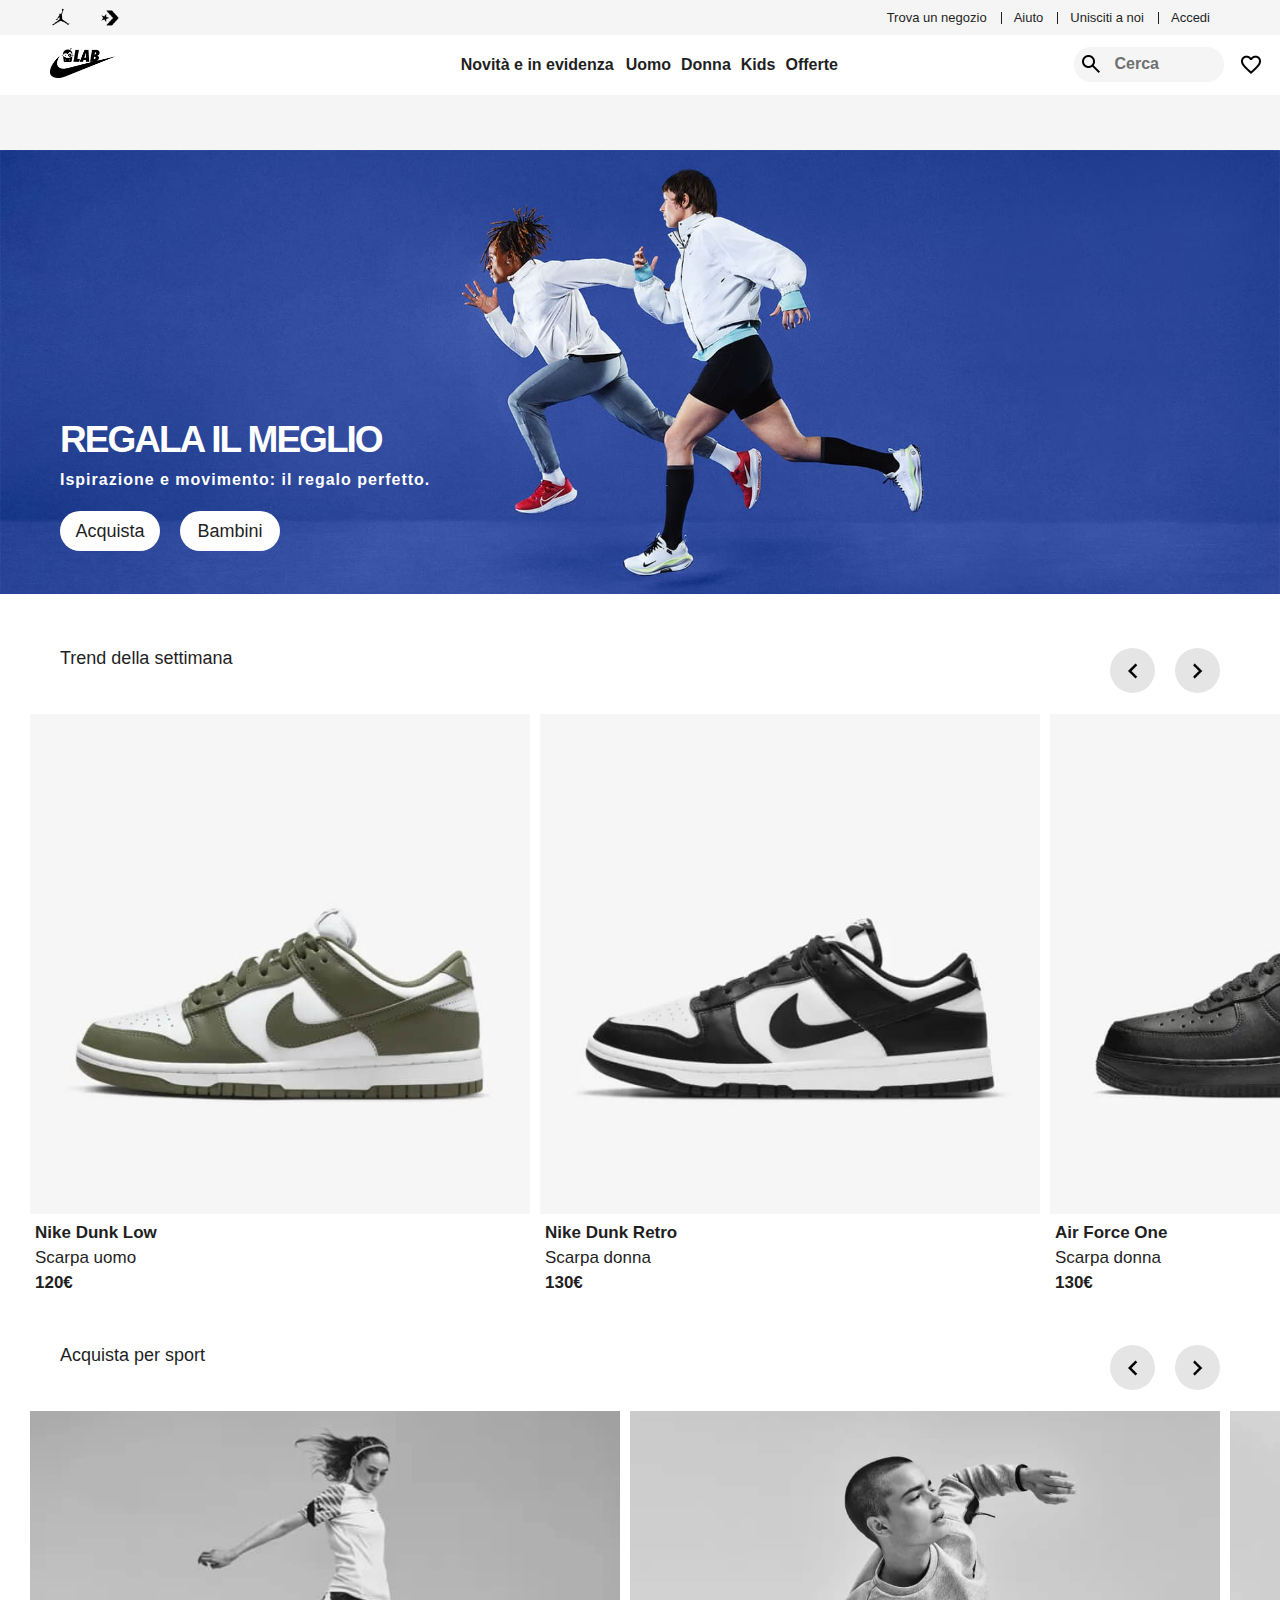
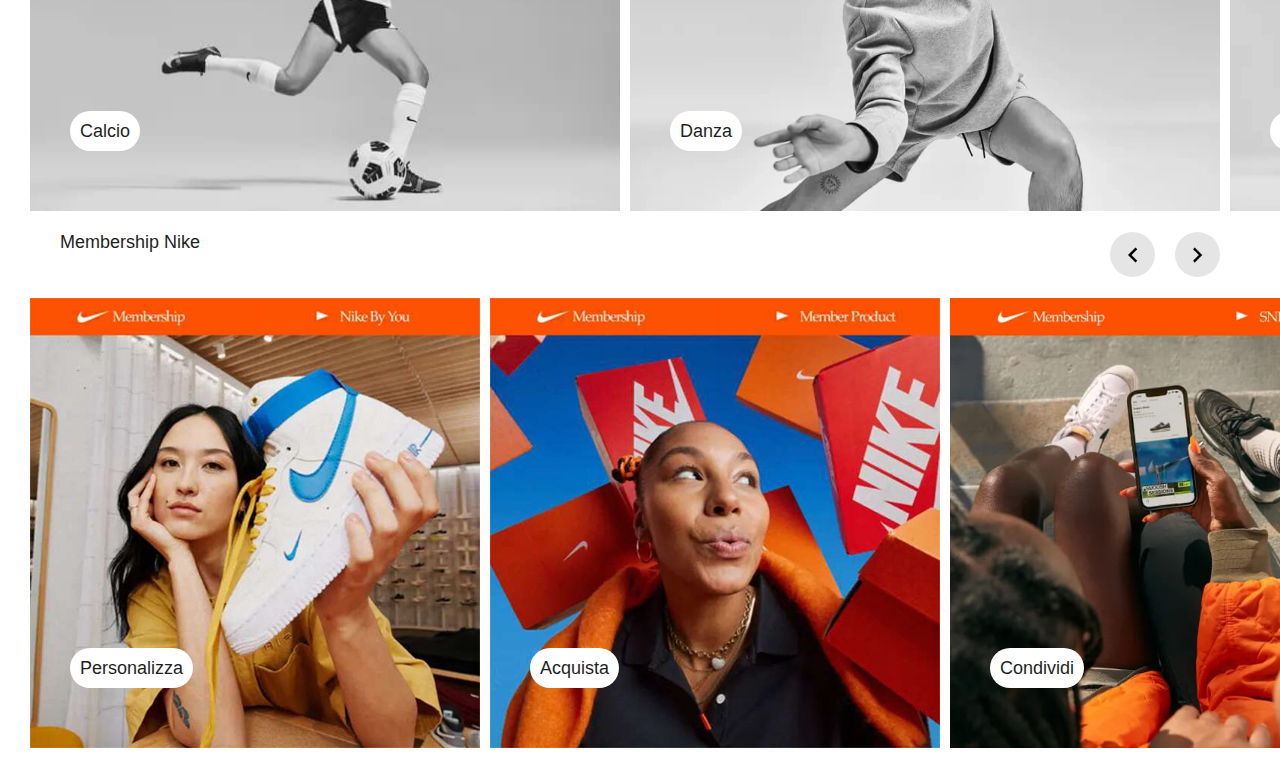
<file: index.html>
<!DOCTYPE html>
<html lang="en">
<head>
    <meta charset="UTF-8">
    <meta name="viewport" content="width=device-width, initial-scale=1.0">
    <title>LABair. Just do think. LABair IT</title>
    <link rel="icon" href="assets/icons/logo_icona.png" sizes="16x16"> 
    <link rel="stylesheet" href="css/style.css">
    <script src="js/main.js" defer></script>
</head>
<body>
    <header> 
        <div class="container1">
            <div class="secondo-div-container1">
                <li class="icone-container1">
                    <img src="assets/icons/jordan.png" id="iconajordan">
                </li>
                <li>
                    <img src="assets/icons/converse.png" id="iconaconverse">
                </li>
            </div>
            <nav class="nav-del-menu-alto-dx">
                <ul>
                    <li>
                        <p id="testo-menu-container1">Trova un negozio</p>
                    </li>
                    <li>
                        <div class="lineaverticale"></div>
                    </li>
                    <li>
                        <p id="testo-menu-container1">Aiuto</p>
                        <ul>
                            <li><p>Aiuto</p></li>
                            <li><p>Stato ordine</p></li>
                            <li><p>Spedizione e consegna</p></li>
                            <li><p>Restituzioni</p></li>
                            <li><p>Tabelle delle taglie e delle misure</p></li>
                            <li><p>Contattaci</p></li>
                            <li><p>Informativa sulla privacy</p></li>
                            <li><p>Condizioni di vendita</p></li>
                            <li><p>Condizioni d'uso</p></li>
                            <li><p>Invia feedback</p></li>
                        </ul>
                    </li>
                    <li>
                        <div class="lineaverticale"></div>
                    </li>
                    <li>
                        <p id="testo-menu-container1">Unisciti a noi</p>
                    </li>
                    <li>
                        <div class="lineaverticale"></div>
                    </li>
                    <li>
                    <p id="testo-menu-container1">Accedi</p>
                    </li>
                </ul>
            </nav>
        </div>
        <div class="container2">
            <div class="container-logo-nike">
                <img src="assets/icons/logo.png" id="logonike-principale">
            </div>
            <nav class="nav-menu-container-2">
                <ul class="ul-menu-2">
                    <li id="menu-orizzontale-2" class="asd"><p>Novità e in evidenza</p>
                        <div id="div-1-menu-orizzontale-2">
                            <div id="div-2-menu-orizzontale-2">
                                <ul id="primo-ul-di-menu-orizzontale">
                                    <li>In evidenza</li>
                                    <li><p>Tutti i nuovi arrivi</p></li>
                                    <li><p>Best seller</p></li>
                                    <li><p>Member Shop</p></li>
                                    <li><p>Calendario dei lanci SNKRS</p></li>
                                    <li><p>Shop Air</p></li>
                                    <li><p>Summer of sport</p></li>
                                    <li><p>I must-have per il rientro a scuola</p></li> 
                                </ul>
                                <ul>
                                    <li>le icone</li>
                                    <li><p>Air Force 1</p></li>
                                    <li><p>Air Jordan 1</p></li>
                                    <li><p>Air Max</p></li>
                                    <li><p>Dunk</p></li>
                                    <li><p>Blazer</p></li>
                                    <li><p>Pegasus</p></li>
                                    <li><p>Mercurial</p></li>
                                </ul>
                                <ul>
                                    <li>Scopri lo sport</li>
                                    <li><p>Calcio</p></li>
                                    <li><p>Running</p></li>
                                    <li><p>Basket</p></li>
                                    <li><p>Fitness</p></li>
                                    <li><p>Golf</p></li>
                                    <li><p>Tennis</p></li>
                                    <li><p>Yoga</p></li>
                                    <li><p>Danza</p></li>
                                    <li><p>Skateboard</p></li>
                                </ul>
                                <ul>
                                    <li>Di tendenza</li>
                                    <li><p>Air Max Home</p></li>
                                    <li><p>Sneakers Y2K</p></li>
                                    <li><p>Nike Style By</p></li>
                                    <li><p>Teenager</p></li>
                                    <li><p>EasyOn</p></li>
                                    <li><p>Idee regalo Nike</p></li>
                                    <li><p>Sostenibilità</p></li>
                                </ul>
                            </div>
                        </div>
                    </li>
                    <li class="asd"><p>Uomo</p></li>
                    <li class="asd"><p>Donna</p></li>
                    <li class="asd"><p>Kids</p></li>
                    <li class="asd"><p>Offerte</p></li>
                </ul> 
            </nav>
            <div class="div-menu-searchbar-2"> 
               <div id="searchbar-container">
                    <div id="searchbar">
                        <p>Cerca</p>
                        <div id="div-icona-cerca">
                            <img src="assets/icons/search.png" id="icona-cerca">
                        </div>
                    </div>
                </div>
                <div id="div-icona-preferiti">
                    <img src="assets/icons/preferiti.png" id="icona-preferiti">
                </div>
                <div id="div-icona-carrello">
                    <img src="assets/icons/bag.png" id="icona-carrello">
                </div>
            </div>
        </div>
        <div class="container3"> 
            <!--da fare la scritta dinamica-->
        </div>
    </header>
    <section id="hero-banner"> 
        <div id="container-titolo">
            <h1 id="titolo">REGALA IL MEGLIO</h1>
            <h4 id="sottotitolo">Ispirazione e movimento: il regalo perfetto.</h4>

            <div id="contenitore-bottoni">
                <div id="bottoneAcquista">
                        <p>Acquista</p>
                </div>
                <div id="bottoneBambini">
                        <p>Bambini</p>
                </div>
            </div>
        </div>
        <img src="assets/Immagini/img_home_page/hero-banner.jpg" id="img-hero-banner" alt="due ragazzi che corrono, lo sfondo è blu">
    </section>
    <section>
        <div class="container-button-next-prev">
            <button class="next" id="next1"><img class="img-next" src="assets/icons/next.png" width="30" height="30"></button>
            <button class="prev" id="prev1"><img class="img-prev" src="assets/icons/prev.png" width="30" height="30"></button>
        </div>
        <p>Trend della settimana</p>
        <div class="scroll-container">
            <ul id="ul-scroll-laterale1">        
                <li>
                    <a href="pages/product_1.html">
                        <img src="assets/Immagini/img_home_page/scarpa_1.jpg" id="img1" alt="dunk verde" width="500" height="500">
                    </a>
                    <a href="pages/product_1.html">
                        <h4><b>Nike Dunk Low</b></h4>
                    </a>
                    <p>Scarpa uomo</p>
                    <p><b>120€</b></p>
                </li>
                <li>
                    <a href="pages/product_2.html">
                        <img src="assets/Immagini/img_home_page/scarpa_7.jpg" id="img7" alt="dunk bianca nera" width="500" height="500">
                    </a>
                    <a href="pages/product_2.html">
                        <h4>Nike Dunk Retro</h4>
                    </a>
                    <p>Scarpa donna</p>
                    <p><b>130€</b></p>
                </li>
                <li>
                    <img src="assets/Immagini/img_home_page/scarpa_2.jpg" id="img2" alt="air force nera" width="500" height="500">
                    <h4>Air Force One</h4>
                    <p>Scarpa donna</p>
                    <p><b>130€</b></p>
                </li>
                <li>
                    <img src="assets/Immagini/img_home_page/scarpa_3.jpg" id="img3" alt="dunk grigia" width="500" height="500">
                    <h4>Nike Dunk</h4>
                    <p>Scarpa uomo</p>
                    <p><b>120€</b></p>
                </li>
                <li>
                    <img src="assets/Immagini/img_home_page/scarpa_4.jpg" id="img4" alt="air force bianca" width="500" height="500">
                    <h4>Air Force One</h4>
                    <p>Scarpa donna</p>
                    <p><b>130€</b></p>
                </li>
                <li>
                    <img src="assets/Immagini/img_home_page/scarpa_5.jpg" id="img5" alt="air jordan nera" width="500" height="500">
                    <h4>Air Jordan</h4>
                    <p>Scarpa uomo</p>
                    <p><b>119€</b></p>
                </li>
                <li>
                    <img src="assets/Immagini/img_home_page/scarpa_6.jpg" id="img6" alt="air max nera" width="500" height="500">
                    <h4>Nike Air Max Plus</h4>
                    <p>Scarpa donna</p>
                    <p><b>139€</b></p>
                </li>
                <li>
                    <img src="assets/Immagini/img_home_page/scarpa_8.jpg" id="img8" alt="dunk bianca argento" width="500" height="500">
                    <h4>Nike Dunk SE</h4>
                    <p>Scarpa donna</p>
                    <p><b>150€</b></p>
                </li>
            </ul>
        </div>
    </section>
    <section> 
        <div class="container-button-next-prev">
            <button class="next" id="next2"><img class="img-next" src="assets/icons/next.png" width="30" height="30"></button>
            <button class="prev" id="prev2"><img class="img-prev" src="assets/icons/prev.png" width="30" height="30"></button>
        </div>
        <p>Acquista per sport</p>
        <div class="scroll-container">
            <ul id="ul-scroll-laterale2">
                <li>
                    <div class="divBottoniScroll"><button class="buttonScroll" width="90" height="30">Calcio</button></div>
                    <img src="assets/Immagini/img_home_page/sport_1.jpg" alt="ragazza che tira la palla da calcio" width="590" height="400">
                </li>
                <li>
                    <div class="divBottoniScroll"><button class="buttonScroll" width="90" height="30">Danza</button></div>
                    <img src="assets/Immagini/img_home_page/sport_2.jpg" alt="ragazzo che balla" width="590" height="400">
                </li>
                <li>
                    <div class="divBottoniScroll"><button class="buttonScroll" width="90" height="30">Basket</button></div>
                    <img src="assets/Immagini/img_home_page/sport_3.jpg" alt="ragazza che gioca a basket" width="590" height="400">
                </li>
                <li>
                    <div class="divBottoniScroll"><button class="buttonScroll" width="90" height="30">Tennis</button></div>
                    <img src="assets/Immagini/img_home_page/sport_4.jpg" alt="ragazzo con la racchetta da tennis" width="590" height="400">
                </li>
                <li>
                    <div class="divBottoniScroll"><button class="buttonScroll" width="90" height="30">Fitness</button></div>
                    <img src="assets/Immagini/img_home_page/sport_5.jpg" alt="donna pratica del fitness" width="590" height="400">
                </li>
                <li>
                    <div class="divBottoniScroll"><button class="buttonScroll" width="90" height="30">Atletica</button></div>
                    <img src="assets/Immagini/img_home_page/sport_6.jpg" alt="ragazzo che corre" width="590" height="400">
                </li>
            </ul>
        </div>
    </section>
    <section>
        <div class="container-button-next-prev">
            <button class="next" id="next3"><img class="img-next" src="assets/icons/next.png" width="30" height="30"></button>
            <button class="prev" id="prev3"><img class="img-prev" src="assets/icons/prev.png" width="30" height="30"></button>
        </div>
        <p>Membership Nike</p>
        <div class="scroll-container">
            <ul id="ul-scroll-laterale3">
                <li>
                    <div class="divBottoniScroll"><button class="buttonScroll" width="90" height="30">Personalizza</button></div>
                    <img src="assets/Immagini/img_home_page/banner_1.jpg" alt="ragazza che tiene in mano una sneackers" width="450" height="450">
                </li>
                <li>
                    <div class="divBottoniScroll"><button class="buttonScroll" width="90" height="30">Acquista</button></div>
                    <img src="assets/Immagini/img_home_page/banner_2.jpg" alt="ragazza circondata da scatole di scarpe" width="450" height="450">
                </li>
                <li>
                    <div class="divBottoniScroll"><button class="buttonScroll" width="90" height="30">Condividi</button></div>
                    <img src="assets/Immagini/img_home_page/banner_3.jpg" alt="ragazzi che visualizzano il sito nike.com dallo smartphone" width="450" height="450">
                </li>
                <li>
                    <div class="divBottoniScroll"><button class="buttonScroll" width="90" height="30">Festeggiamo</button></div>
                    <img src="assets/Immagini/img_home_page/banner_5.jpg" alt="una coppia con lo smartphone in primo piano" width="450" height="450">
                </li>
                <li>
                    <div class="divBottoniScroll"><button class="buttonScroll" width="90" height="30">Inizia a muoverti</button></div>
                    <img src="assets/Immagini/img_home_page/banner_6.jpg" alt="due ragazze sportive che si abbracciano" width="450" height="450">
                </li>
            </ul>
        </div>
    </section>
</body>
</html>
</file>
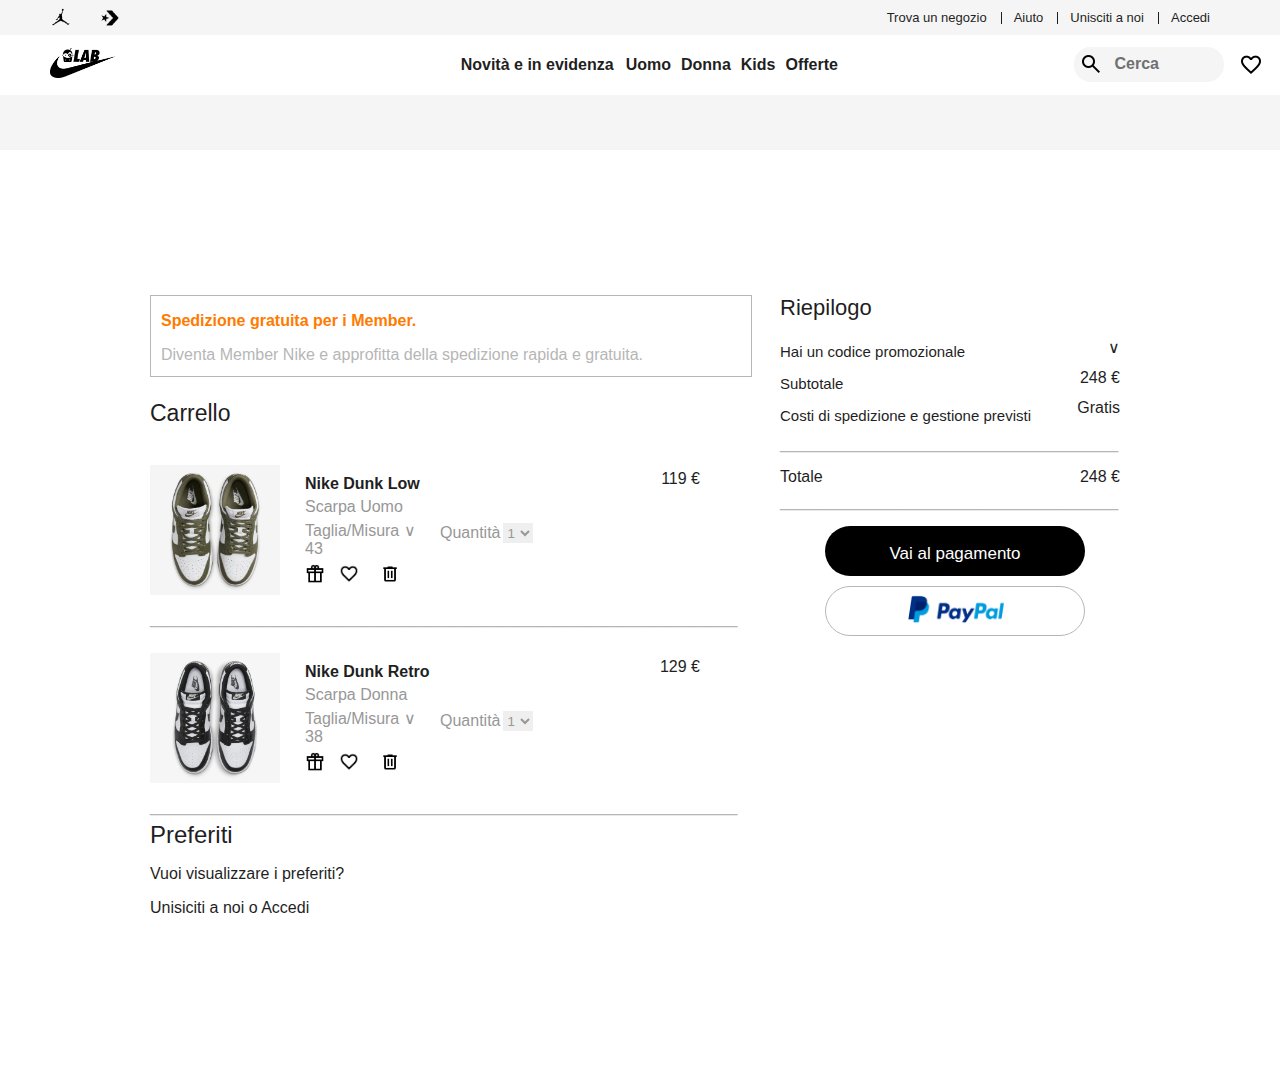
<file: pages/cart.html>
<!DOCTYPE html>
<html lang="en">
<head>
    <meta charset="UTF-8">
    <meta name="viewport" content="width=device-width, initial-scale=1.0">
    <title>Nike Dunk Low</title> <!--PAGINA 1 SCARPE VERDI-->
    <link rel="icon" href="../assets/icons/logo_icona.png" sizes="16x16">
    <link rel="stylesheet" href="../css/style_cart.css">
    <script src="../js/cart.js" defer></script>
</head>
<body>
    <header>
        <div class="container1">
            <div class="secondo-div-container1">
                <li class="icone-container1">
                    <img src="../assets/icons/jordan.png" id="iconajordan">
                </li>
                <li>
                    <img src="../assets/icons/converse.png" id="iconaconverse">
                </li>
            </div>
            <nav class="nav-del-menu-alto-dx">
                <ul>
                    <li>
                        <p id="testo-menu-container1">Trova un negozio</p>
                    </li>
                    <li>
                        <div class="lineaverticale"></div>
                    </li>
                    <li>
                        <p id="testo-menu-container1">Aiuto</p>
                        <ul>
                            <li>
                                <p>Aiuto</p>
                            </li>
                            <li>
                                <p>Stato ordine</p>
                            </li>
                            <li>
                                <p>Spedizione e consegna</p>
                            </li>
                            <li>
                                <p>Restituzioni</p>
                            </li>
                            <li>
                                <p>Tabelle delle taglie e delle misure</p>
                            </li>
                            <li>
                                <p>Contattaci</p>
                            </li>
                            <li>
                                <p>Informativa sulla privacy</p>
                            </li>
                            <li>
                                <p>Condizioni di vendita</p>
                            </li>
                            <li>
                                <p>Condizioni d'uso</p>
                            </li>
                            <li>
                                <p>Invia feedback</p>
                            </li>
                        </ul>
                    </li>
                    <li>
                        <div class="lineaverticale"></div>
                    </li>
                    <li>
                        <p id="testo-menu-container1">Unisciti a noi</p>
                    </li>
                    <li>
                        <div class="lineaverticale"></div>
                    </li>
                    <li>
                        <p id="testo-menu-container1">Accedi</p>
                    </li>
                </ul>
            </nav>
        </div>
        <div class="container2">
            <div class="container-logo-nike">
                <a href="../index.html"><img src="../assets/icons/logo.png" id="logonike-principale"></a>
            </div>
            <nav class="nav-menu-container-2">
                <ul class="ul-menu-2">
                    <li id="menu-orizzontale-2" class="asd">
                        <p>Novità e in evidenza</p>
                        <div id="div-1-menu-orizzontale-2">
                            <div id="div-2-menu-orizzontale-2">
                                <ul id="primo-ul-di-menu-orizzontale">
                                    <li>In evidenza</li>
                                    <li>
                                        <p>Tutti i nuovi arrivi</p>
                                    </li>
                                    <li>
                                        <p>Best seller</p>
                                    </li>
                                    <li>
                                        <p>Member Shop</p>
                                    </li>
                                    <li>
                                        <p>Calendario dei lanci SNKRS</p>
                                    </li>
                                    <li>
                                        <p>Shop Air</p>
                                    </li>
                                    <li>
                                        <p>Summer of sport</p>
                                    </li>
                                    <li>
                                        <p>I must-have per il rientro a scuola</p>
                                    </li>
                                </ul>
                                <ul>
                                    <li>le icone</li>
                                    <li>
                                        <p>Air Force 1</p>
                                    </li>
                                    <li>
                                        <p>Air Jordan 1</p>
                                    </li>
                                    <li>
                                        <p>Air Max</p>
                                    </li>
                                    <li>
                                        <p>Dunk</p>
                                    </li>
                                    <li>
                                        <p>Blazer</p>
                                    </li>
                                    <li>
                                        <p>Pegasus</p>
                                    </li>
                                    <li>
                                        <p>Mercurial</p>
                                    </li>
                                </ul>
                                <ul>
                                    <li>Scopri lo sport</li>
                                    <li>
                                        <p>Calcio</p>
                                    </li>
                                    <li>
                                        <p>Running</p>
                                    </li>
                                    <li>
                                        <p>Basket</p>
                                    </li>
                                    <li>
                                        <p>Fitness</p>
                                    </li>
                                    <li>
                                        <p>Golf</p>
                                    </li>
                                    <li>
                                        <p>Tennis</p>
                                    </li>
                                    <li>
                                        <p>Yoga</p>
                                    </li>
                                    <li>
                                        <p>Danza</p>
                                    </li>
                                    <li>
                                        <p>Skateboard</p>
                                    </li>
                                </ul>
                                <ul>
                                    <li>Di tendenza</li>
                                    <li>
                                        <p>Air Max Home</p>
                                    </li>
                                    <li>
                                        <p>Sneakers Y2K</p>
                                    </li>
                                    <li>
                                        <p>Nike Style By</p>
                                    </li>
                                    <li>
                                        <p>Teenager</p>
                                    </li>
                                    <li>
                                        <p>EasyOn</p>
                                    </li>
                                    <li>
                                        <p>Idee regalo Nike</p>
                                    </li>
                                    <li>
                                        <p>Sostenibilità</p>
                                    </li>
                                </ul>
                            </div>
                        </div>
                    </li>
                    <li class="asd">
                        <p>Uomo</p>
                    </li>
                    <li class="asd">
                        <p>Donna</p>
                    </li>
                    <li class="asd">
                        <p>Kids</p>
                    </li>
                    <li class="asd">
                        <p>Offerte</p>
                    </li>
                </ul>
            </nav>
            <div class="div-menu-searchbar-2">
                <div id="searchbar-container">
                    <div id="searchbar">
                        <p>Cerca</p>
                        <div id="div-icona-cerca">
                            <img src="../assets/icons/search.png" id="icona-cerca">
                        </div>
                    </div>
                </div>
                <div id="div-icona-preferiti">
                    <img src="../assets/icons/preferiti.png" id="icona-preferiti">
                </div>
                <div id="div-icona-carrello">
                    <img src="../assets/icons/bag.png" id="icona-carrello">
                </div>
            </div>
        </div>
        <div class="container3">
            <!--da fare la scritta dinamica-->
        </div>
    </header>
    <section id="container">
            <div id="container-vh-pagina">
                <div id="div-container-sinistra">
                    <div id="quadro-spedizione">
                        <p id="titolo-arancione"><b>Spedizione gratuita per i Member.</b></p>
                        <p id="sottotitolo-quadro-arancione">Diventa Member Nike e approfitta della spedizione rapida e gratuita.</p>
                    </div>
                    <div id="lista-prodotti">
                        <p id="titolo">Carrello</p>
                        <div id="primo-prodotto">
                            <img src="../assets/Immagini/img_scarpa_1/1.jpg" height="130px" width="130px">
                            <div class="div-container-p-carrello">
                                <p id="nome-prodotto"><b>Nike Dunk Low</b></p>
                                <p id="tipo-di-prodotto" style="color:#979797">Scarpa Uomo</p>
                                <p style="color: #979797">Taglia/Misura &#8744; 43</p>
                                <div class="icone">
                                    <img src="../assets/icons/gift.png" height="20px" width="20px">
                                    <img src="../assets/icons/preferiti.png" height="20px" width="20px">
                                    <button id="button-trash1" style="cursor: pointer; border: none; background-color: white;"><img src="../assets/icons/trash.png" height="20px" width="20px"></button>
                                </div>
                            </div>
                            <div class="div-quantita">
                                <p style="color: #979797">Quantità</p>
                                <select id="selettore1" style="color: #979797">
                                    <option value="0"></option>
                                    <option value="1" selected>1</option>
                                    <option value="2">2</option>
                                    <option value="3">3</option>
                                    <option value="4">4</option>
                                    <option value="5">5</option>  
                                </select>
                            </div>
                            <div class="prezzo">
                                <span id="prezzo1"></span>
                            </div>
                        </div>
                        <p id="barra1" class="separatore">__________________________________________________________________</p>
                        <div id="secondo-prodotto">
                            <img src="../assets/Immagini/img_scarpa_2/2.jpg" height="130px" width="130px">
                            <div class="div-container-p-carrello">
                                <p id="nome-prodotto"><b>Nike Dunk Retro</b></p>
                                <p id="tipo-di-prodotto" style="color:#979797">Scarpa Donna</p>
                                <p style="color: #979797">Taglia/Misura &#8744; 38</p>
                                <div class="icone">
                                    <img src="../assets/icons/gift.png" height="20px" width="20px">
                                    <img src="../assets/icons/preferiti.png" height="20px" width="20px">
                                    <button id="button-trash2" style="cursor: pointer; border: none; background-color: white;"><img src="../assets/icons/trash.png" height="20px" width="20px"></button>
                                </div>
                            </div>
                            <div class="div-quantita">
                                <p style="color: #979797">Quantità</p>
                                <select id="selettore2" style="color: #979797">
                                    <option value="0"></option>
                                    <option value="1" selected>1</option>
                                    <option value="2">2</option>
                                    <option value="3">3</option>
                                    <option value="4">4</option>
                                    <option value="5">5</option>  
                                </select>
                            </div>
                            <div class="prezzo">
                                <span id="prezzo2"></span>
                            </div>
                        </div>
                        <p class="separatore">__________________________________________________________________</p>
                        <p style="font-size: 24px; margin: 5px 0 5px 0;">Preferiti</p>
                        <p>Vuoi visualizzare i preferiti?</p>
                        <p>Unisiciti a noi o Accedi</p>
                    </div>
                </div>
                <div id="div-destra">
                    <div id="container-sx-dx">
                        <div>
                            <div id="riepilogo-sinistra">
                                <p id="titolo-riepilogo">Riepilogo</p>
                                <p class="testo-riepilogo" >Hai un codice promozionale</p>
                                <p class="testo-riepilogo">Subtotale</p>
                                <p class="testo-riepilogo">Costi di spedizione e gestione previsti</p>
                            </div>
                            <div id="riepilogo-destra">
                                <br>
                                <br>
                                <p style="margin: 7px 0 5px 0;">&#8744;</p>
                                <span id="subtotale" style="margin: 7px 0 5px 0;">0 €</span>
                                <p style="margin: 7px 0 5px 0;">Gratis</p>
                            </div>
                        </div>
                        <p class="separatore-piccolo">______________________________________</p>
                        <div id="div-totale">
                            <div id="tot-sx">
                                <p>Totale</p>
                            </div>
                            <div id="tot-dx">
                                <span style="margin-top: 5px;margin-right: 10px;" id="prezzo-totale">0 €</span>
                            </div>
                        </div>
                        <p class="separatore-piccolo">______________________________________</p>

                        <div id="div-btn-cart">
                            <button id="vai-al-pagamento"><a href="../pages/payment.html"><p>Vai al pagamento</p></a></button>
                            <button id="paypal"><img src="../assets/icons/paypal.png" height="33px" width="115px"></button>
                        </div>    
                    </div>
                </div>
            </div>
    </section>
</body>
</html>
</file>
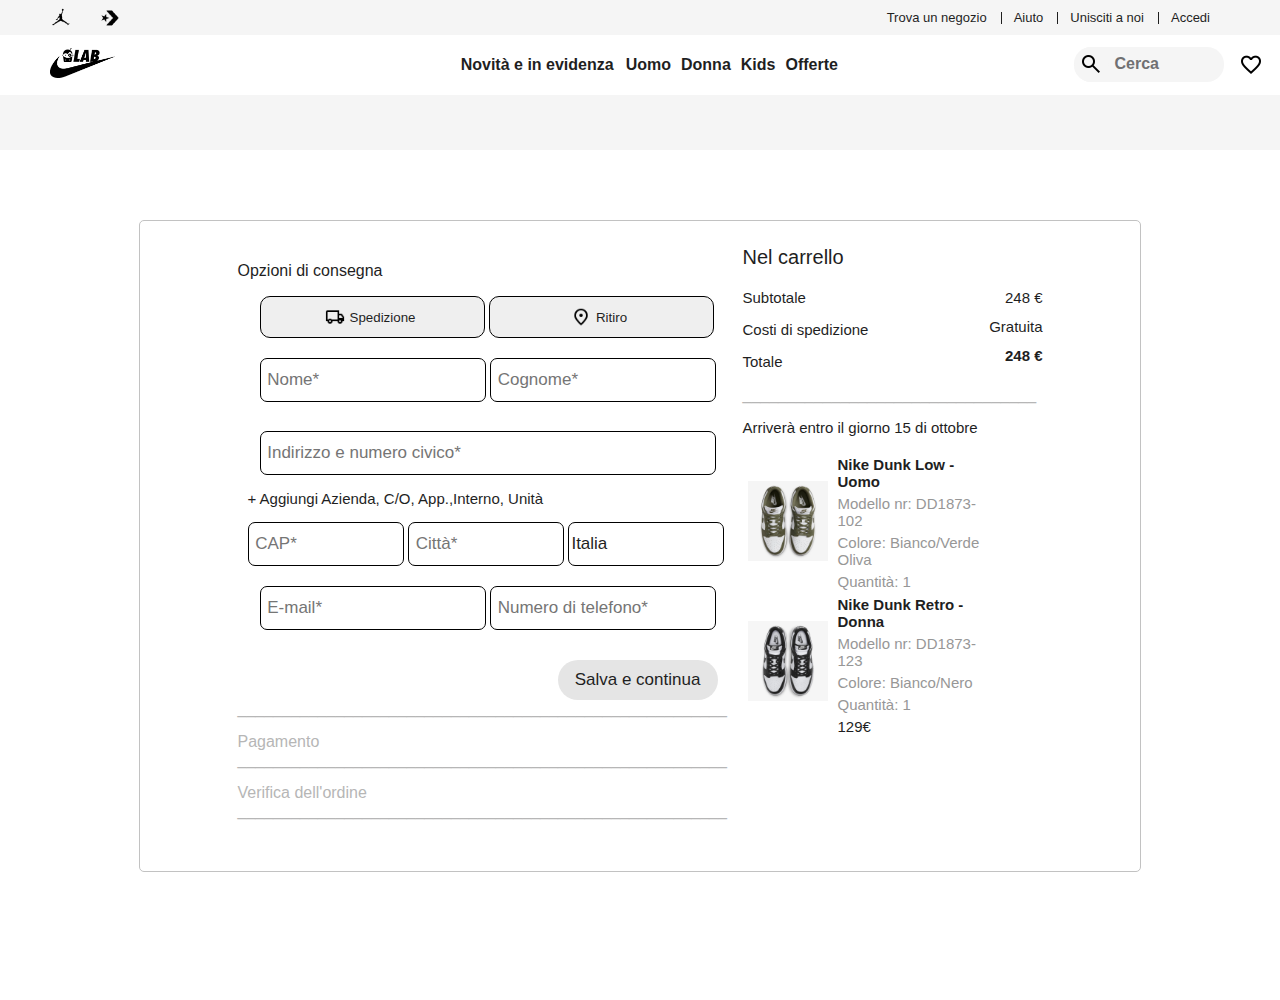
<file: pages/payment.html>
<!DOCTYPE html>
<html lang="en">
<head>
    <meta charset="UTF-8">
    <meta name="viewport" content="width=device-width, initial-scale=1.0">
    <title>Nike Dunk Low</title> <!--PAGINA 1 SCARPE VERDI-->
    <link rel="icon" href="../assets/icons/logo_icona.png" sizes="16x16"> 
    <link rel="stylesheet" href="../css/style_payment.css">
    <script src="../js/payment.js" defer></script>
</head>
<body>
    <header> 
        <div class="container1">
            <div class="secondo-div-container1">
                <li class="icone-container1">
                    <img src="../assets/icons/jordan.png" id="iconajordan">
                </li>
                <li>
                    <img src="../assets/icons/converse.png" id="iconaconverse">
                </li>
            </div>
            <nav class="nav-del-menu-alto-dx">
                <ul>
                    <li>
                        <p id="testo-menu-container1">Trova un negozio</p>
                    </li>
                    <li>
                        <div class="lineaverticale"></div>
                    </li>
                    <li>
                        <p id="testo-menu-container1">Aiuto</p>
                        <ul>
                            <li><p>Aiuto</p></li>
                            <li><p>Stato ordine</p></li>
                            <li><p>Spedizione e consegna</p></li>
                            <li><p>Restituzioni</p></li>
                            <li><p>Tabelle delle taglie e delle misure</p></li>
                            <li><p>Contattaci</p></li>
                            <li><p>Informativa sulla privacy</p></li>
                            <li><p>Condizioni di vendita</p></li>
                            <li><p>Condizioni d'uso</p></li>
                            <li><p>Invia feedback</p></li>
                        </ul>
                    </li>
                    <li>
                        <div class="lineaverticale"></div>
                    </li>
                    <li>
                        <p id="testo-menu-container1">Unisciti a noi</p>
                    </li>
                    <li>
                        <div class="lineaverticale"></div>
                    </li>
                    <li>
                    <p id="testo-menu-container1">Accedi</p>
                    </li>
                </ul>
            </nav>
        </div>
        <div class="container2">
            <div class="container-logo-nike">
                <a href="../index.html"><img src="../assets/icons/logo.png" id="logonike-principale"></a>
            </div>
            <nav class="nav-menu-container-2">
                <ul class="ul-menu-2">
                    <li id="menu-orizzontale-2" class="asd"><p>Novità e in evidenza</p>
                        <div id="div-1-menu-orizzontale-2">
                            <div id="div-2-menu-orizzontale-2">
                                <ul id="primo-ul-di-menu-orizzontale">
                                    <li>In evidenza</li>
                                    <li><p>Tutti i nuovi arrivi</p></li>
                                    <li><p>Best seller</p></li>
                                    <li><p>Member Shop</p></li>
                                    <li><p>Calendario dei lanci SNKRS</p></li>
                                    <li><p>Shop Air</p></li>
                                    <li><p>Summer of sport</p></li>
                                    <li><p>I must-have per il rientro a scuola</p></li> 
                                </ul>
                                <ul>
                                    <li>le icone</li>
                                    <li><p>Air Force 1</p></li>
                                    <li><p>Air Jordan 1</p></li>
                                    <li><p>Air Max</p></li>
                                    <li><p>Dunk</p></li>
                                    <li><p>Blazer</p></li>
                                    <li><p>Pegasus</p></li>
                                    <li><p>Mercurial</p></li>
                                </ul>
                                <ul>
                                    <li>Scopri lo sport</li>
                                    <li><p>Calcio</p></li>
                                    <li><p>Running</p></li>
                                    <li><p>Basket</p></li>
                                    <li><p>Fitness</p></li>
                                    <li><p>Golf</p></li>
                                    <li><p>Tennis</p></li>
                                    <li><p>Yoga</p></li>
                                    <li><p>Danza</p></li>
                                    <li><p>Skateboard</p></li>
                                </ul>
                                <ul>
                                    <li>Di tendenza</li>
                                    <li><p>Air Max Home</p></li>
                                    <li><p>Sneakers Y2K</p></li>
                                    <li><p>Nike Style By</p></li>
                                    <li><p>Teenager</p></li>
                                    <li><p>EasyOn</p></li>
                                    <li><p>Idee regalo Nike</p></li>
                                    <li><p>Sostenibilità</p></li>
                                </ul>
                            </div>
                        </div>
                    </li>
                    <li class="asd"><p>Uomo</p></li>
                    <li class="asd"><p>Donna</p></li>
                    <li class="asd"><p>Kids</p></li>
                    <li class="asd"><p>Offerte</p></li>
                </ul> 
            </nav>
            <div class="div-menu-searchbar-2">
               <div id="searchbar-container">
                    <div id="searchbar">
                        <p>Cerca</p>
                        <div id="div-icona-cerca">
                            <img src="../assets/icons/search.png" id="icona-cerca">
                        </div>
                    </div>
                </div>
                <div id="div-icona-preferiti">
                    <img src="../assets/icons/preferiti.png" id="icona-preferiti">
                </div>
                <div id="div-icona-carrello">
                    <img src="../assets/icons/bag.png" id="icona-carrello">
                </div>
            </div>
        </div>
        <div class="container3"> 
            <!--da fare la scritta dinamica-->
        </div>
    </header>
        <section>
            <div id="div-centro-pagina">
                <form id="container-sinistra-form" action="" method="post" >
                    <p>Opzioni di consegna</p>
                    <div id="primo">
                        <button style="margin-left: 22px;"><span><img src="../assets/icons/truck.png" height="20px" width="20px" style="margin-right: 5px; margin-left: 58px;">Spedizione</span></button>
                        <button><span><img src="../assets/icons/location.png" height="20px" width="20px" style="margin-right: 5px; margin-left: 75px;">Ritiro</span></button>
                        <input class="input" type="text" placeholder=" Nome*" name="nome" id="nome" style="width: 220px; margin-left: 22px; margin-top: 20px;">
                        <input class="input" type="text" placeholder=" Cognome*" name="cognome" id="cognome" style="width: 220px;">
                    </div>
                    <div id="secondo">
                        <input class="input" type="text" placeholder=" Indirizzo e numero civico*" name="indirizzo" id="indirizzo" style="width: 450px; margin-top: 29px; margin-left: 22px;">
                        <p style="font-size: 15px; margin-left: 10px; cursor: pointer;">+ Aggiungi Azienda, C/O, App.,Interno, Unità</p>
                    </div>
                    <div id="terzo">
                        <input class="input" type="text" placeholder=" CAP*" name="cap" id="cap" style="width: 150px; margin-left: 10px; margin-bottom: 20px;">
                        <input class="input" type="text" placeholder=" Città*" name="citta" id="citta" style="width: 150px;">
                        <input class="input" type="text" placeholder=" Paese/Regione*" name="paese" id="paese" style="width: 150px;" value="Italia">
                        <input class="input" type="email" placeholder=" E-mail*" name="email" id="mail" style="width: 220px; margin-left: 22px;">
                        <input class="input" type="tel" placeholder=" Numero di telefono*" name="telefono" id="telefono" style="width: 220px; margin-bottom: 20px;">
                    </div>
                    <div id="quarto">
                        <button type="submit" id="btn-invio">Salva e continua</button>
                        <p class="separatore">_______________________________________________________</p>
                        <p style="margin: 15px 0 0 0; color: #b6b6b6">Pagamento</p>
                        <p class="separatore">_______________________________________________________</p>
                        <p style="margin: 15px 0 0 0; color: #b6b6b6">Verifica dell'ordine</p>
                        <p class="separatore">_______________________________________________________</p>
                    </div>
                </form>
                <form id="carta-credito" action="" method="post" style="margin-right: 30px;" >
                    <div id="secondo">
                        <p><b>Pagamento</b></p>
                        <label>
                            <input type="checkbox" id="terms" required> possiedi una gift card, un voucher o un codice promozionale?
                        </label>
                       
                        <p>Seleziona un metodo di pagamento:</p>
                        <label>
                            <input class="check" type="checkbox" id="carta-di-credito" required> Carta di credito
                        </label>
                        <br>
                        <label>
                            <input class="check"  type="checkbox" id="paypal" required> PayPal
                        </label>
                        <br>

                        <label>
                            <input class="check"  type="checkbox" id="google-pay" required>Google Pay
                        </label>
                        <br>
                        <div>
                            <input class="input2" id="numero-carta" type="text" placeholder=" Numero Carta*" name="indirizzo" id="indirizzo" style="width: 300px; margin-top: 29px; margin-left: 22px;">
                            <br>
                            <input class="input2" id="mese-anno" type="text" placeholder=" MM/AA*" name="indirizzo" id="indirizzo" style="width: 134px; margin-top: 29px; margin-left: 22px;">
                            <input class="input2" id="cvv" type="text" placeholder=" CVV*" name="indirizzo" id="indirizzo" style="width: 134px; margin-top: 29px; margin-left: 22px;">
                            <br>
                            <button type="submit" id="btn-invio2" style="margin-top: 40px; margin-right: 40px;">Invia Pagamento</button>
                        </div>

                    </div>
                </form>
                <div id="container-destra">
                    <div id="container-sx-dx">
                        <div>
                            <div id="riepilogo-sinistra">
                                <p id="titolo-riepilogo">Nel carrello</p>
                                <p class="testo-riepilogo" >Subtotale</p>
                                <p class="testo-riepilogo">Costi di spedizione</p>
                                <p class="testo-riepilogo">Totale</p>
                            </div>
                            <div id="riepilogo-destra">
                                <br>
                                <br>
                                <p class="testo-riepilogo" style="margin: 7px 0 5px 0;">248 €</p>
                                <span class="testo-riepilogo" id="subtotale" style="margin: 7px 0 5px 0;">Gratuita</span>
                                <p class="testo-riepilogo" style="margin: 7px 0 5px 0;"><b>248 €</b></p>
                            </div>
                        </div>
                        <p class="separatore-piccolo">_________________________________</p>
                        <p class="testo-riepilogo" >Arriverà entro il giorno 15 di ottobre</p>
                    </div>
                    <div id="riepilogo-carrello">
                        <img src="../assets/Immagini/img_scarpa_1/1.jpg">
                        <div id="div-container-p-carrello">
                        <p><b>Nike Dunk Low - Uomo</b></p>
                        <p style="color:#979797">Modello nr: DD1873-102</p>
                        <p style="color:#979797">Colore: Bianco/Verde Oliva</p>
                        <p style="color:#979797">Quantità: 1</p>
                        <p>119€</p>
                        </div>
                    </div>
                    <div id="riepilogo-carrello">
                        <img src="../assets/Immagini/img_scarpa_2/2.jpg">
                        <div id="div-container-p-carrello">
                        <p><b>Nike Dunk Retro - Donna</b></p>
                        <p style="color:#979797">Modello nr: DD1873-123</p>
                        <p style="color:#979797">Colore: Bianco/Nero</p>
                        <p style="color:#979797">Quantità: 1</p>
                        <p>129€</p>
                        </div>
                    </div>
                </div>
            </div>
        </section>
    </header>
</file>
<file: css/style.css>
*{
    color: #1f1f1f;
}

body {
    margin: 0;
    font-family: Arial, Helvetica, sans-serif;
    box-sizing:border-box;
}

header { /*header che tiene i 3 container*/
    display: flex;
    flex-direction: column;
    width: 100%;
    height: 150px;
}

/*CONTAINER 1*/

.container1 { /* contenitore 1 che sta nell header*/
    background-color: #f5f5f5; 
    width: 100%;
    height: 35px;
} 

.secondo-div-container1 { /* div delle icone di sinistra*/
    float: left; 
    height: 100%;
    width: 50%;
    list-style-type: none;
    background-color: #f5f5f5;
}

#iconajordan {
    height: 18px;
    width: 18px;
    margin-left: 50px;
    float: left; 
    padding-top: 8px;
    padding-left: 2px;
    cursor: pointer;
}

#iconaconverse {
    height: 30px;
    width: 30px;
    margin-left: 25px;
    float: left; 
    padding-top: 3px;
    cursor: pointer;
}

/*MENU*/

.lineaverticale{ 
    border-right: 1px solid;
    width: 2px;
    height: 12px;
    margin: 12px;
}

#testo-menu-container1{ 
    height: 100%;
    max-width: 100%;
    margin: 0;
    display: flex;
    align-items: center;
    white-space: nowrap; /*il testo non va a capo*/
    cursor: pointer;
}

.nav-del-menu-alto-dx{ 
    width: 50%;  
    height: 35px;   
    background-color: #f5f5f5;   
    list-style-type: none;
    float: left;
} 

.nav-del-menu-alto-dx ul{ 
    height: 100%;
    display: flex;
    float: right;
    list-style-type: none;
    padding-right: 70px;
    margin: 0;
    font-size: 13px;
}

.nav-del-menu-alto-dx ul li p:hover{ 
    color: rgb(115, 115, 115);
}

.nav-del-menu-alto-dx ul li ul { 
    background-color: #ffffff;
    position: absolute;
    display: none;
    padding: 0 10px 0 10px;
    height: auto;
    border-radius: 0 0 4% 4%;
}

.nav-del-menu-alto-dx ul li:hover ul { /*scende il menu di aiuto */
    display: block;
    z-index: 99999;
}

.nav-del-menu-alto-dx ul li ul li{
    width: 100%;
} 

.nav-del-menu-alto-dx ul li ul li:first-child{
    font-weight: bold;
} 

.nav-del-menu-alto-dx ul li ul li p{
    font-size: 13px;
}  

/*FINE MENU*/

/*CONTAINER 2*/

.container2 {
    background-color: #ffffff;
    height: 60px;
    width: 100%;
}

#logonike-principale{
    height: 30px;
    width: 65px;
    float: left;
    padding-top: 13px;
    padding-left: 50px;
    cursor: pointer;
} 

.container-logo-nike{ /*qui c'è il logo nike nel secondo container*/
    background-color: #ffffff;
    height: 100%;
    float: left;
    width:20%;
} 

.nav-menu-container-2{ /*qui ce il menu centrale del secondo container*/
    background-color: #ffffff;
    height: 100%;
    float: left;
    width:60%;
}

.div-menu-searchbar-2{
    background-color: #ffffff;
    height: 100%;
    float: right;
    width:20%;
} 

/* INIZIO MENU*/

.ul-menu-2{ /*contenitore dentro al nav*/
    height: 100%;
    width: 80%;
    display: flex;
    float: right;
    background-color: #ffffff;
    margin: 0 10% 0 10%;
    list-style-type: none;
} 

#menu-orizzontale-2 {
    min-width: 155px;
    margin-left: 20%; 
    cursor: pointer;
}  

.ul-menu-2 li{
    padding: 0 5px 0 5px; 
    font-size: 16px;
    margin-top: 5px;
    font-weight: bold;
} 

.asd:hover{ /*sottolineatura menu 2*/ 
    text-decoration: underline;
    text-decoration-thickness: 2px; /*spessore*/
    text-underline-offset: 8px; /*più in basso */
    cursor: pointer;
} 

.ul-menu-2 li{
    position: relative;
}

.ul-menu-2 li div{
    display: none; 
    background-color: #ffffff;
    height: 400px;
    width: 100vw; /*larghezza della pagina*/
    position: fixed; /* per farlo stare a sinistra*/
    left: 0; /*per iniziarlo da sinistra */
    float: right;
    z-index: 99999;
}

.ul-menu-2 li:hover div{
    display: block; 
}

#div-2-menu-orizzontale-2{
    background-color: #ffffff;
    display: flex;
    justify-content: center;
    width: 90%;
    margin: 0 5% 0 5%
}

.ul-menu-2 li div ul {
    display: flex;
    float: left;
    background-color: #ffffff;
    height: 380px;
    width: 180px;
    list-style-type: none;
    margin: 5px;
    flex-direction: column; /*incolonna i figli li*/
    padding: 50px 3px 0 3px;
    height: auto;
}

#primo-ul-di-menu-orizzontale{
    width: 200px;
}

.ul-menu-2 li div ul li{
    height: 25px;
    width: 100%;
    background-color: #ffffff;
    margin: 2px 0 2px 0;
    font-weight: 100; /* spessore*/
    padding: 0; 
    font-size: 12px;
}

.ul-menu-2 li div ul li p{
    margin: 0;
    color: rgb(115, 115, 115)
}

.ul-menu-2 li div ul li p:hover{
    color: black;
}

.ul-menu-2 li div ul li:first-child{ /*titoli del menu 2*/
    font-weight: 600;
    font-size: 14px;
}

/*SEARCHBAR*/

#div-icona-carrello{
    float: left;
    background-color: #ffffff;
    height: 35px;
    width: 35px;
    border-radius: 50%;
    margin: 12px 0px 13px 10px; 
}

#div-icona-carrello:hover {
    background: #e5e5e5;
}

#icona-carrello{
    height: 24px;
    width: 28px;
    margin-top: 4px;
    margin-left: 4px;
}

#div-icona-preferiti{
    float: left;
    background-color: #ffffff;
    height: 35px;
    width: 35px;
    border-radius: 50%;
    margin: 12px 0 13px 0; 
}

#div-icona-preferiti:hover {
    background: #e5e5e5;
}

#icona-preferiti{
    height: 24px;
    width: 24px;
    margin-top: 6px;
    margin-left: 5px;
}

#searchbar-container{
    float: left;
    background-color: #ffffff;
    height: 100%;
    width: 160px;
    margin-left: 50px;
}

#searchbar{
    background-color: #f5f5f5;
    height: 35px;
    width: 150px;
    border-radius: 17px 17px 17px 17px ;
    margin: 12px 0 13px 0; 
}

#searchbar:hover {
    background: #e5e5e5;
}

#searchbar p{
    float: right;
    margin: 8px 65px 0 0 ;
    color: #707072;
    font-weight: bold;
}

#div-icona-cerca{
    background-color: #f5f5f5;
    height: 35px;
    width: 35px;
    border-radius: 50%;
}

#div-icona-cerca:hover{
    background: #cacacb;
}

#icona-cerca{
    height: 24px;
    width: 24px;
    margin-top: 5px;
    margin-left: 5px;
    cursor: pointer;
}

/*CONTAINER 3*/

.container3 {
    background-color: #f5f5f5;
    height: 55px;
    width: 100%;
} 

/*FINE HEADER*/

/* HERO-BANNER */

#hero-banner {
    position: relative;
    width: 100%;
    height: auto; 
    z-index: 0;
    margin-bottom: 50px;
}

#img-hero-banner {
    position: relative; 
    z-index: 0;
    width: 100%;
    height: auto;
}

#container-titolo {
    position: absolute;
    z-index: 1;
    left: 0;
    height: 40%;
    width: 30%;
    bottom: 0;
    display: flex;
    flex-direction: column;
}

#titolo{
    color: #ffffff;
    font-size: 37px;
    margin: 0 0 0 60px;
    letter-spacing: -2px;
    width: 100%;
    height: 25%;
    white-space: nowrap; /*il testo non va a capo*/
}

#sottotitolo{
    color: #ffffff;
    margin: 7px 0 5px 60px;
    letter-spacing: 1px;
    width: 100%;
    height: 20%;
    white-space: nowrap; /*il testo non va a capo*/
}

#contenitore-bottoni{
    display: flex; 
    margin-left: 60px;
}

#bottoneAcquista{
    height: 40px;
    width: 100px;
    background-color: #ffffff;
    border-radius: 30px;
    cursor: pointer;
}

#bottoneAcquista:hover, #bottoneBambini:hover{
    background-color: #cacacb;
}

#bottoneBambini{
    height: 40px;
    width: 100px;
    background-color: #ffffff;
    float: left;
    border-radius: 30px;
    cursor: pointer;
    margin-left: 20px;
}

#bottoneBambini p, #bottoneAcquista p{
    text-align: center;
    font-size: large;
    margin: 10px 0 0 0 ;
}

/*FINE HERO BANNER E BOTTONI */

/*SLIDER*/

section p{
    font-size: large;
    margin-left: 60px;
    margin-bottom: 0;
} 

#ul-scroll-laterale1{
    height: 620px;
    width: 100%;
    overflow: auto; /*aggiunge lo scroll laterale*/
    display: flex;
    float: left;
    padding-left: 0;
}

#ul-scroll-laterale2{
    height: 100%;
    width: 100%;
    overflow: auto; /*aggiunge lo scroll laterale*/
    display: flex;
    float: left;
    padding-left: 0;
    position: relative;
    margin: 16px 0 16px 0;
}

a{
    text-decoration: none;
}

#ul-scroll-laterale2 li{
    padding: 0;
}

#ul-scroll-laterale2 img{
    position: relative;
    display: flex;
}

#ul-scroll-laterale3 img{
    position: relative;
    display: flex;
}

.divBottoniScroll{
    position: absolute;
    display: flex;
}

.buttonScroll{ /*tutti i bottoni degli scroll*/
    height: 40px;
    width: 100px auto;
    background-color: #ffffff;
    float: left;
    border-radius: 30px;
    cursor: pointer;
    margin: 300px 0 0 40px;
    border: 0;
    z-index: 1;
    text-align: center;
    font-size: large;
    padding: 10px;
    white-space: nowrap;
} 

#ul-scroll-laterale3 li div .buttonScroll{ /*posizione bottoni dello scroll 3*/
    margin: 350px 0 0 40px;
}

.buttonScroll:hover{
    background-color: #c0c0c0;
}

#ul-scroll-laterale2 li p{
    font-size: large;
    margin-left: 10px;
}

#ul-scroll-laterale3{
    width: 100%;
    overflow: auto; /*aggiunge lo scroll laterale*/
    display: flex;
    float: left;
    padding-left: 0;
    padding-bottom: 0;
    position: relative;
    margin: 5px 5px px 5px;
}

#ul-scroll-laterale3 li{
    padding: 0;

}

.scroll-container ul li{
    margin: 5px 5px 5px 5px;
    width: 100%;
    list-style-type: none;
}

.scroll-container ul li:first-child{
    margin-left: 30px;
}

.scroll-container ul li:last-child{
    margin-right: 30px;
}

.scroll-container ul li h4{ /*nome prodotto*/
    margin: 5px 0 5px 5px;
    font-size: 17px;
}

.scroll-container ul li p{
    margin: 5px 0 5px 5px;
    font-size: 17px;
}

.scroll-container ul li img{
    background-color: #ffffff;
} 

.prev, .next {
    width: 45px;
    height: 45px;
    background-color: #e5e5e5;
    border-radius: 100%;
    text-align: center;
    border: 0;
    float: right;
    cursor: pointer;
} 

.prev{
    left: -100%;

}
.next{
    margin-right: 60px;
    margin-left: 20px;
    right: -100%;
}

.prev:hover, .next:hover {
    background-color: #c0c0c0;
}

.img-next, .img-prev{
    margin: 5px 0 0 0;
}
</file>
<file: css/style_cart.css>
*{
    color: #1f1f1f;
}

body {
    margin: 0;
    font-family: Arial, Helvetica, sans-serif;
    box-sizing:border-box;
}

header { /*header che tiene i 3 container*/
    display: flex;
    flex-direction: column;
    width: 100%;
    height: 150px;
}

/*CONTAINER 1*/

.container1 { /* contenitore 1 che sta nell header*/
    background-color: #f5f5f5; 
    width: 100%;
    height: 35px;
} 

.secondo-div-container1 { /* div delle icone di sinistra*/
    float: left; 
    height: 100%;
    width: 50%;
    list-style-type: none;
    background-color: #f5f5f5;
}

#iconajordan {
    height: 18px;
    width: 18px;
    margin-left: 50px;
    float: left; 
    padding-top: 8px;
    padding-left: 2px;
}

#iconaconverse {
    height: 30px;
    width: 30px;
    margin-left: 25px;
    float: left; 
    padding-top: 3px;
}

/*MENU*/

.lineaverticale{ 
    border-right: 1px solid;
    width: 2px;
    height: 12px;
    margin: 12px;
}

#testo-menu-container1{ 
    height: 100%;
    max-width: 100%;
    margin: 0;
    display: flex;
    align-items: center;
    white-space: nowrap; /*il testo non va a capo*/
}

.nav-del-menu-alto-dx{ 
    width: 50%;  
    height: 35px;   
    background-color: #f5f5f5;   
    list-style-type: none;
    float: left;
} 

.nav-del-menu-alto-dx ul{ 
    height: 100%;
    display: flex;
    float: right;
    list-style-type: none;
    padding-right: 70px;
    margin: 0;
    font-size: 13px;
}

.nav-del-menu-alto-dx ul li p:hover{ 
    color: rgb(115, 115, 115);
}

.nav-del-menu-alto-dx ul li ul { 
    background-color: #ffffff;
    position: absolute;
    display: none;
    padding: 0 10px 0 10px;
    height: auto;
    border-radius: 0 0 4% 4%;
}

.nav-del-menu-alto-dx ul li:hover ul { /*scende il menu di aiuto */
    display: block;
    z-index: 99999;
}

.nav-del-menu-alto-dx ul li ul li{
    width: 100%;
} 

.nav-del-menu-alto-dx ul li ul li:first-child{
    font-weight: bold;
} 

.nav-del-menu-alto-dx ul li ul li p{
    font-size: 13px;
}  

/*FINE MENU*/

/*CONTAINER 2*/

.container2 {
    background-color: #ffffff;
    height: 60px;
    width: 100%;
}

#logonike-principale{
    height: 30px;
    width: 65px;
    float: left;
    padding-top: 13px;
    padding-left: 50px;
} 

.container-logo-nike{ /*qui c'è il logo nike nel secondo container*/
    background-color: #ffffff;
    height: 100%;
    float: left;
    width:20%;
} 

.nav-menu-container-2{ /*qui ce il menu centrale del secondo container*/
    background-color: #ffffff;
    height: 100%;
    float: left;
    width:60%;
}

.div-menu-searchbar-2{
    background-color: #ffffff;
    height: 100%;
    float: right;
    width:20%;
} 

/* INIZIO MENU*/

.ul-menu-2{ /*contenitore dentro al nav*/
    height: 100%;
    width: 80%;
    display: flex;
    float: right;
    background-color: #ffffff;
    margin: 0 10% 0 10%;
    list-style-type: none;
} 

#menu-orizzontale-2 {
    min-width: 155px;
    margin-left: 20%;  
}  

.ul-menu-2 li{
    padding: 0 5px 0 5px; 
    font-size: 16px;
    margin-top: 5px;
    font-weight: bold;
} 

.asd:hover{ /*sottolineatura menu 2*/ 
    text-decoration: underline;
    text-decoration-thickness: 2px; /*spessore*/
    text-underline-offset: 8px; /*più in basso */
} 

.ul-menu-2 li{
    position: relative;
}

.ul-menu-2 li div{
    display: none; 
    background-color: #ffffff;
    height: 400px;
    width: 100vw; /*larghezza della pagina*/
    position: fixed; /* per farlo stare a sinistra*/
    left: 0; /*per iniziarlo da sinistra */
    float: right;
    z-index: 99999;
}

.ul-menu-2 li:hover div{
    display: block; 
}

#div-2-menu-orizzontale-2{
    background-color: #ffffff;
    display: flex;
    justify-content: center;
    width: 90%;
    margin: 0 5% 0 5%
}

.ul-menu-2 li div ul {
    display: flex;
    float: left;
    background-color: #ffffff;
    height: 380px;
    width: 180px;
    list-style-type: none;
    margin: 5px;
    flex-direction: column; /*incolonna i figli li*/
    padding: 50px 3px 0 3px;
    height: auto;
}

#primo-ul-di-menu-orizzontale{
    width: 200px;
}

.ul-menu-2 li div ul li{
    height: 25px;
    width: 100%;
    background-color: #ffffff;
    margin: 2px 0 2px 0;
    font-weight: 100; /* spessore*/
    padding: 0; 
    font-size: 12px;
}

.ul-menu-2 li div ul li p{
    margin: 0;
    color: rgb(115, 115, 115)
}

.ul-menu-2 li div ul li p:hover{
    color: black;
}

.ul-menu-2 li div ul li:first-child{ /*titoli del menu 2*/
    font-weight: 600;
    font-size: 14px;
}

/*SEARCHBAR*/

#div-icona-carrello{
    float: left;
    background-color: #ffffff;
    height: 35px;
    width: 35px;
    border-radius: 50%;
    margin: 12px 0px 13px 10px; 
}

#div-icona-carrello:hover {
    background: #e5e5e5;
}

#icona-carrello{
    height: 24px;
    width: 28px;
    margin-top: 4px;
    margin-left: 4px;
}

#div-icona-preferiti{
    float: left;
    background-color: #ffffff;
    height: 35px;
    width: 35px;
    border-radius: 50%;
    margin: 12px 0 13px 0; 
}

#div-icona-preferiti:hover {
    background: #e5e5e5;
}

#icona-preferiti{
    height: 24px;
    width: 24px;
    margin-top: 6px;
    margin-left: 5px;
}

#searchbar-container{
    float: left;
    background-color: #ffffff;
    height: 100%;
    width: 160px;
    margin-left: 50px;
}

#searchbar{
    background-color: #f5f5f5;
    height: 35px;
    width: 150px;
    border-radius: 17px 17px 17px 17px ;
    margin: 12px 0 13px 0; 
}

#searchbar:hover {
    background: #e5e5e5;
}

#searchbar p{
    float: right;
    margin: 8px 65px 0 0 ;
    color: #707072;
    font-weight: bold;
}

#div-icona-cerca{
    background-color: #f5f5f5;
    height: 35px;
    width: 35px;
    border-radius: 50%;
}

#div-icona-cerca:hover{
    background: #cacacb;
}

#icona-cerca{
    height: 24px;
    width: 24px;
    margin-top: 5px;
    margin-left: 5px;
}

/*CONTAINER 3*/

.container3 {
    background-color: #f5f5f5;
    height: 55px;
    width: 100%;
} 

/*FINE HEADER*/

#container{
    background-color: rgb(255, 255, 255);
    height: 850px;
    max-height: auto;
    width: 100%;
    display: flex;
    justify-content: center;
}

#container-vh-pagina{
    background-color: rgb(255, 255, 255);
    height: 850px;
    width: 1000px;
    margin-top: 70px;
    align-items: center;
    justify-content: center;
    display: flex;
}
 
#div-container-sinistra{
    background-color: rgb(255, 255, 255);
    display: flex;
    flex-direction: column; 
    float: left;
    margin: 0 30px 0 0;
    height: 700px;
    width: 600px;
} 

#div-destra { 
    background-color: rgb(255, 255, 255);
    float: left;
    
    width: 350px;
    height: 700px;
    position: relative;
} 

#container-sx-dx{
    height: 550px;
    width: 350px;
    background-color: #ffffff;
    flex-direction: column; 
}

#container-sx-dx div{
    float: left;
}

#div-totale{
    height: 30px;
    width: 100%;
    background-color: rgb(255, 255, 255);
    margin-top: 10px;
}

#tot-sx{
    height: 100%;
    width: 50%;
    background-color: rgb(255, 255, 255);
}

#tot-sx p{
    margin: 5px 10px 0 0;
}

#tot-dx{
    height: 100%;
    width: 50%;
    background-color: hsl(0, 0%, 100%);
    display: flex;
    justify-content: flex-end;
}

#tot-dx p{
    margin: 5px 10px 0 0;
}

#quadro-spedizione{
    background-color: rgb(255, 255, 255);
    height: 80px;
    width: 100%;
    display: flex;
    flex-direction: column;
    justify-content: flex-start;
    border: 0.5px solid #b6b6b6; 
}

#titolo-arancione b{
    color: rgb(255, 123, 0);
    margin: 0 0 5px 10px;
}

#sottotitolo-quadro-arancione{
    margin-left: 10px;
    margin-top: 0;
    margin-bottom: 5px;
    color: #b6b6b6;
}

#titolo{
    font-size: 23px;
}

.div-container-p-carrello{
    margin: 0 0 0 10px;
    background-color: #ffffff;
    flex-direction: column;  
    height: 120px;
    width: 140px;
}

.div-container-p-carrello p{
    margin: 5px;
}

.icone{
    height: 30px;
    width: 120px;
    margin-left: 5px;
    background-color: #ffffff;
}

.icone button{
    width: 36px;
    margin: 0;
}

#selettore1{
    float: left;
    height: 20px;
    width: 30px;
    margin-top: 53px;
    border: 0;
    margin-left: 3px;
}

#selettore2{
    float: left;
    height: 20px;
    width: 30px;
    margin-top: 53px;
    border: 0;
    margin-left: 3px;
}

#selettore option{
    border: 0;
}

.prezzo{
    height: 120px;
    width: 150px;
    background-color: rgb(255, 255, 255);
    display: flex;
    justify-content: end;
}

.prezzo p{
    margin: 3px;
}

.div-quantita{
    height: 120px;
    width: 110px;
    background-color: #ffffff;
    display: flex;
}

.div-quantita p{
   margin-top: 54px;
}

#primo-prodotto{
    height: 160px;
    width: 100%;
    display: flex;
    background-color: rgb(255, 255, 255);
    margin-top: 10px;
    justify-content: start; 
    align-items: center;
}

#primo-prodotto img{
    object-fit: cover; 
    margin: 0 10px 0 0px;
}

#secondo-prodotto{
    height: 160px;
    width: 100%;
    display: flex;
    background-color: rgb(255, 255, 255);
    margin-top: 10px;
    justify-content: start; 
    align-items: center;
}

#secondo-prodotto img{
    object-fit: cover; 
    margin: 0 10px 0 0px;
}

.separatore{
    margin: 0;
    color: #b6b6b6;
}

.separatore-piccolo{
    margin: 0;
    color: #b6b6b6;
}

#div-container-p-carrello{
    margin: 0 0 0 20px;
    background-color: rgb(255, 255, 255);
    flex-direction: column;  
    height: 100px;
    width: 160px;
}

/*PARTE DI DESTRA*/

#riepilogo-sinistra{
    height: 140px;
    width: 270px;
    background-color: rgb(255, 255, 255);
}

#riepilogo-destra{
    height: 140px;
    width: 70px;
    background-color: #ffffff;
    display: flex;
    flex-direction: column;  
    align-items: flex-end;
}

#riepilogo-carrello p{
    margin: 5px 0 5px 0;
    cursor: pointer;
}

.testo-riepilogo{
    font-size: 15px;
}

#titolo-riepilogo{
    font-size: 22px;
    margin-top: 0;
}

/*Bottoni*/
#div-btn-cart{
    height: 170px;
    width: 100%;
    display: flex;
    flex-direction: column;  
    align-items: center;
}

#vai-al-pagamento{
    background-color: rgb(0, 0, 0);
    margin-left: 10px;
    height: 50px;
    width: 260px;
    margin: 15px 0 10px 0px; 
    border-top-left-radius: 30px ;
    border-top-right-radius: 30px;
    border-bottom-right-radius: 30px;
    border-bottom-left-radius: 30px;
    border: 0;
    cursor: pointer;
}

#vai-al-pagamento p{
    color: #ffffff;
    font-size: 17px;
}

#vai-al-pagamento a{
    text-decoration: none;
}

#vai-al-pagamento:hover{
    background-color: rgb(59, 59, 59);
}

#paypal{
    background-color: rgb(255, 255, 255);
    margin-left: 10px;
    height: 50px;
    width: 260px;
    margin: 0px 0 13px 0px; 
    border-top-left-radius: 30px ;
    border-top-right-radius: 30px;
    border-bottom-right-radius: 30px;
    border-bottom-left-radius: 30px;
    border: 0.5px solid #b6b6b6; 
    cursor: pointer;
}

#paypal p{
    color: #000000;
    font-size: 17px;
}

#paypal:hover{
    border: 0.5px solid #000000; 
}
</file>
<file: css/style_payment.css>
*{
    color: #1f1f1f;
}

body {
    margin: 0;
    font-family: Arial, Helvetica, sans-serif;
    box-sizing:border-box;
}

header { /*header che tiene i 3 container*/
    display: flex;
    flex-direction: column;
    width: 100%;
    height: 150px;
}

/*CONTAINER 1*/

.container1 { /* contenitore 1 che sta nell header*/
    background-color: #f5f5f5; 
    width: 100%;
    height: 35px;
} 

.secondo-div-container1 { /* div delle icone di sinistra*/
    float: left; 
    height: 100%;
    width: 50%;
    list-style-type: none;
    background-color: #f5f5f5;
}

#iconajordan {
    height: 18px;
    width: 18px;
    margin-left: 50px;
    float: left; 
    padding-top: 8px;
    padding-left: 2px;
    cursor: pointer;
}

#iconaconverse {
    height: 30px;
    width: 30px;
    margin-left: 25px;
    float: left; 
    padding-top: 3px;
    cursor: pointer;
}

/*MENU*/

.lineaverticale{ 
    border-right: 1px solid;
    width: 2px;
    height: 12px;
    margin: 12px;
}

#testo-menu-container1{ 
    height: 100%;
    max-width: 100%;
    margin: 0;
    display: flex;
    align-items: center;
    white-space: nowrap; /*il testo non va a capo*/
    cursor: pointer;
}

.nav-del-menu-alto-dx{ 
    width: 50%;  
    height: 35px;   
    background-color: #f5f5f5;   
    list-style-type: none;
    float: left;
} 

.nav-del-menu-alto-dx ul{ 
    height: 100%;
    display: flex;
    float: right;
    list-style-type: none;
    padding-right: 70px;
    margin: 0;
    font-size: 13px;
}

.nav-del-menu-alto-dx ul li p:hover{ 
    color: rgb(115, 115, 115);
}

.nav-del-menu-alto-dx ul li ul { 
    background-color: #ffffff;
    position: absolute;
    display: none;
    padding: 0 10px 0 10px;
    height: auto;
    border-radius: 0 0 4% 4%;
}

.nav-del-menu-alto-dx ul li:hover ul { /*scende il menu di aiuto */
    display: block;
    z-index: 99999;
}

.nav-del-menu-alto-dx ul li ul li{
    width: 100%;
} 

.nav-del-menu-alto-dx ul li ul li:first-child{
    font-weight: bold;
} 

.nav-del-menu-alto-dx ul li ul li p{
    font-size: 13px;
}  

/*FINE MENU*/

/*CONTAINER 2*/

.container2 {
    background-color: #ffffff;
    height: 60px;
    width: 100%;
}

#logonike-principale{
    height: 30px;
    width: 65px;
    float: left;
    padding-top: 13px;
    padding-left: 50px;
    cursor: pointer;
} 

.container-logo-nike{ /*qui c'è il logo nike nel secondo container*/
    background-color: #ffffff;
    height: 100%;
    float: left;
    width:20%;
} 

.nav-menu-container-2{ /*qui ce il menu centrale del secondo container*/
    background-color: #ffffff;
    height: 100%;
    float: left;
    width:60%;
}

.div-menu-searchbar-2{
    background-color: #ffffff;
    height: 100%;
    float: right;
    width:20%;
} 

/* INIZIO MENU*/

.ul-menu-2{ /*contenitore dentro al nav*/
    height: 100%;
    width: 80%;
    display: flex;
    float: right;
    background-color: #ffffff;
    margin: 0 10% 0 10%;
    list-style-type: none;
} 

#menu-orizzontale-2 {
    min-width: 155px;
    margin-left: 20%; 
    cursor: pointer;
}  

.ul-menu-2 li{
    padding: 0 5px 0 5px; 
    font-size: 16px;
    margin-top: 5px;
    font-weight: bold;
} 

.asd:hover{ /*sottolineatura menu 2*/ 
    text-decoration: underline;
    text-decoration-thickness: 2px; /*spessore*/
    text-underline-offset: 8px; /*più in basso */
    cursor: pointer;
} 

.ul-menu-2 li{
    position: relative;
}

.ul-menu-2 li div{
    display: none; 
    background-color: #ffffff;
    height: 400px;
    width: 100vw; /*larghezza della pagina*/
    position: fixed; /* per farlo stare a sinistra*/
    left: 0; /*per iniziarlo da sinistra */
    float: right;
    z-index: 99999;
}

.ul-menu-2 li:hover div{
    display: block; 
}

#div-2-menu-orizzontale-2{
    background-color: #ffffff;
    display: flex;
    justify-content: center;
    width: 90%;
    margin: 0 5% 0 5%
}

.ul-menu-2 li div ul {
    display: flex;
    float: left;
    background-color: #ffffff;
    height: 380px;
    width: 180px;
    list-style-type: none;
    margin: 5px;
    flex-direction: column; /*incolonna i figli li*/
    padding: 50px 3px 0 3px;
    height: auto;
}

#primo-ul-di-menu-orizzontale{
    width: 200px;
}

.ul-menu-2 li div ul li{
    height: 25px;
    width: 100%;
    background-color: #ffffff;
    margin: 2px 0 2px 0;
    font-weight: 100; /* spessore*/
    padding: 0; 
    font-size: 12px;
}

.ul-menu-2 li div ul li p{
    margin: 0;
    color: rgb(115, 115, 115)
}

.ul-menu-2 li div ul li p:hover{
    color: black;
}

.ul-menu-2 li div ul li:first-child{ /*titoli del menu 2*/
    font-weight: 600;
    font-size: 14px;
}

/*SEARCHBAR*/

#div-icona-carrello{
    float: left;
    background-color: #ffffff;
    height: 35px;
    width: 35px;
    border-radius: 50%;
    margin: 12px 0px 13px 10px; 
}

#div-icona-carrello:hover {
    background: #e5e5e5;
}

#icona-carrello{
    height: 24px;
    width: 28px;
    margin-top: 4px;
    margin-left: 4px;
}

#div-icona-preferiti{
    float: left;
    background-color: #ffffff;
    height: 35px;
    width: 35px;
    border-radius: 50%;
    margin: 12px 0 13px 0; 
}

#div-icona-preferiti:hover {
    background: #e5e5e5;
}

#icona-preferiti{
    height: 24px;
    width: 24px;
    margin-top: 6px;
    margin-left: 5px;
}

#searchbar-container{
    float: left;
    background-color: #ffffff;
    height: 100%;
    width: 160px;
    margin-left: 50px;
}

#searchbar{
    background-color: #f5f5f5;
    height: 35px;
    width: 150px;
    border-radius: 17px 17px 17px 17px ;
    margin: 12px 0 13px 0; 
}

#searchbar:hover {
    background: #e5e5e5;
}

#searchbar p{
    float: right;
    margin: 8px 65px 0 0 ;
    color: #707072;
    font-weight: bold;
}

#div-icona-cerca{
    background-color: #f5f5f5;
    height: 35px;
    width: 35px;
    border-radius: 50%;
}

#div-icona-cerca:hover{
    background: #cacacb;
}

#icona-cerca{
    height: 24px;
    width: 24px;
    margin-top: 5px;
    margin-left: 5px;
    cursor: pointer;
}

/*CONTAINER 3*/

.container3 {
    background-color: #f5f5f5;
    height: 55px;
    width: 100%;
} 

/*FINE HEADER*/

section{
    background-color: rgb(255, 255, 255);
    height: 850px;
    max-height: auto;
    width: 100%;
    display: flex;
    justify-content: center;
}

#div-centro-pagina{
    border: 1px solid #c2c2c2;
    border-radius: 5px;
    height: 650px;
    width: 1000px;
    margin-top: 70px;
    align-items: center;
    justify-content: center;
    display: flex;
}

#container-sinistra-form{ 
    display: flex;
    flex-direction: column; 
    float: left;
    margin: 0 5px 0 0;
    height: 600px;
    width: 500px;
}

#container-destra{
    float: left;
    width: 300px;
    height: 600px;
}

#primo button{
    height: 42px;
    width: 225px;
    border-radius: 10px;
    border: 1px solid black ;
}

#primo button:hover{
    background-color: #d1d1d1 ;
    cursor: pointer;
}

#primo button span{
    display: flex;
    width: 60px;
    height: 10px;
    align-items: center;   
}  

.input, .input2{
    border-radius: 7px;
    border: 1px solid black;
    height: 40px;
    font-size: 17px;
}

#btn-invio, #btn-invio2{
    border-radius: 25px;
    background-color: #e5e5e5;
    border: 0;
    height: 40px;
    width: 160px;
    font-size: 17px;
    float: right;
    margin: 10px 20px 0 0;
}

#btn-invio:hover , #btn-invio2:hover{
    background-color: #acacac;
}

.separatore{
    margin: 0;
    color: #b6b6b6;
}

#div-container-p-carrello{
    margin: 0 0 0 20px;
    background-color: rgb(255, 255, 255);
    flex-direction: column;  
    height: 100px;
    width: 160px;
}

#riepilogo-carrello{
    height: 140px;
    width: 100%;
    display: flex;
    justify-content: start; 
    align-items: center;
}

#riepilogo-carrello img{
    height: 80px;
    width: 80px;
    object-fit: cover; 
    margin: 0 5px 0 5px;
}

#div-container-p-carrello{
    margin: 0 0 0 5px; 
    flex-direction: column;  
    height: 140px;
    width: 160px;
}

#riepilogo-carrello p{
    margin: 5px 0 5px 0;
    font-size: 15px;
}

#container-sx-dx{
    height: 205px;
    width: 100%;
    flex-direction: column; 
}

#container-sx-dx div{
    float: left;
}

#div-totale{
    height: 30px;
    width: 100%;
    margin-top: 10px;
}

#tot-sx{
    height: 100%;
    width: 50%;
}

#tot-dx p{
    margin: 5px 10px 0 0;
}

.separatore-piccolo{
    margin: 0;
    color: #b6b6b6;
}

#riepilogo-sinistra{
    height: 140px;
    width: 200px;
}

#riepilogo-destra{
    height: 140px;
    width: 100px;
    display: flex;
    flex-direction: column;  
    align-items: flex-end;
}

.testo-riepilogo{
    font-size: 15px;
}

#titolo-riepilogo{
    font-size: 20px;
    margin-top: 0;
}

#carta-credito{
    display: none; /*<----------- */
    margin-bottom: 210px;
}
</file>
